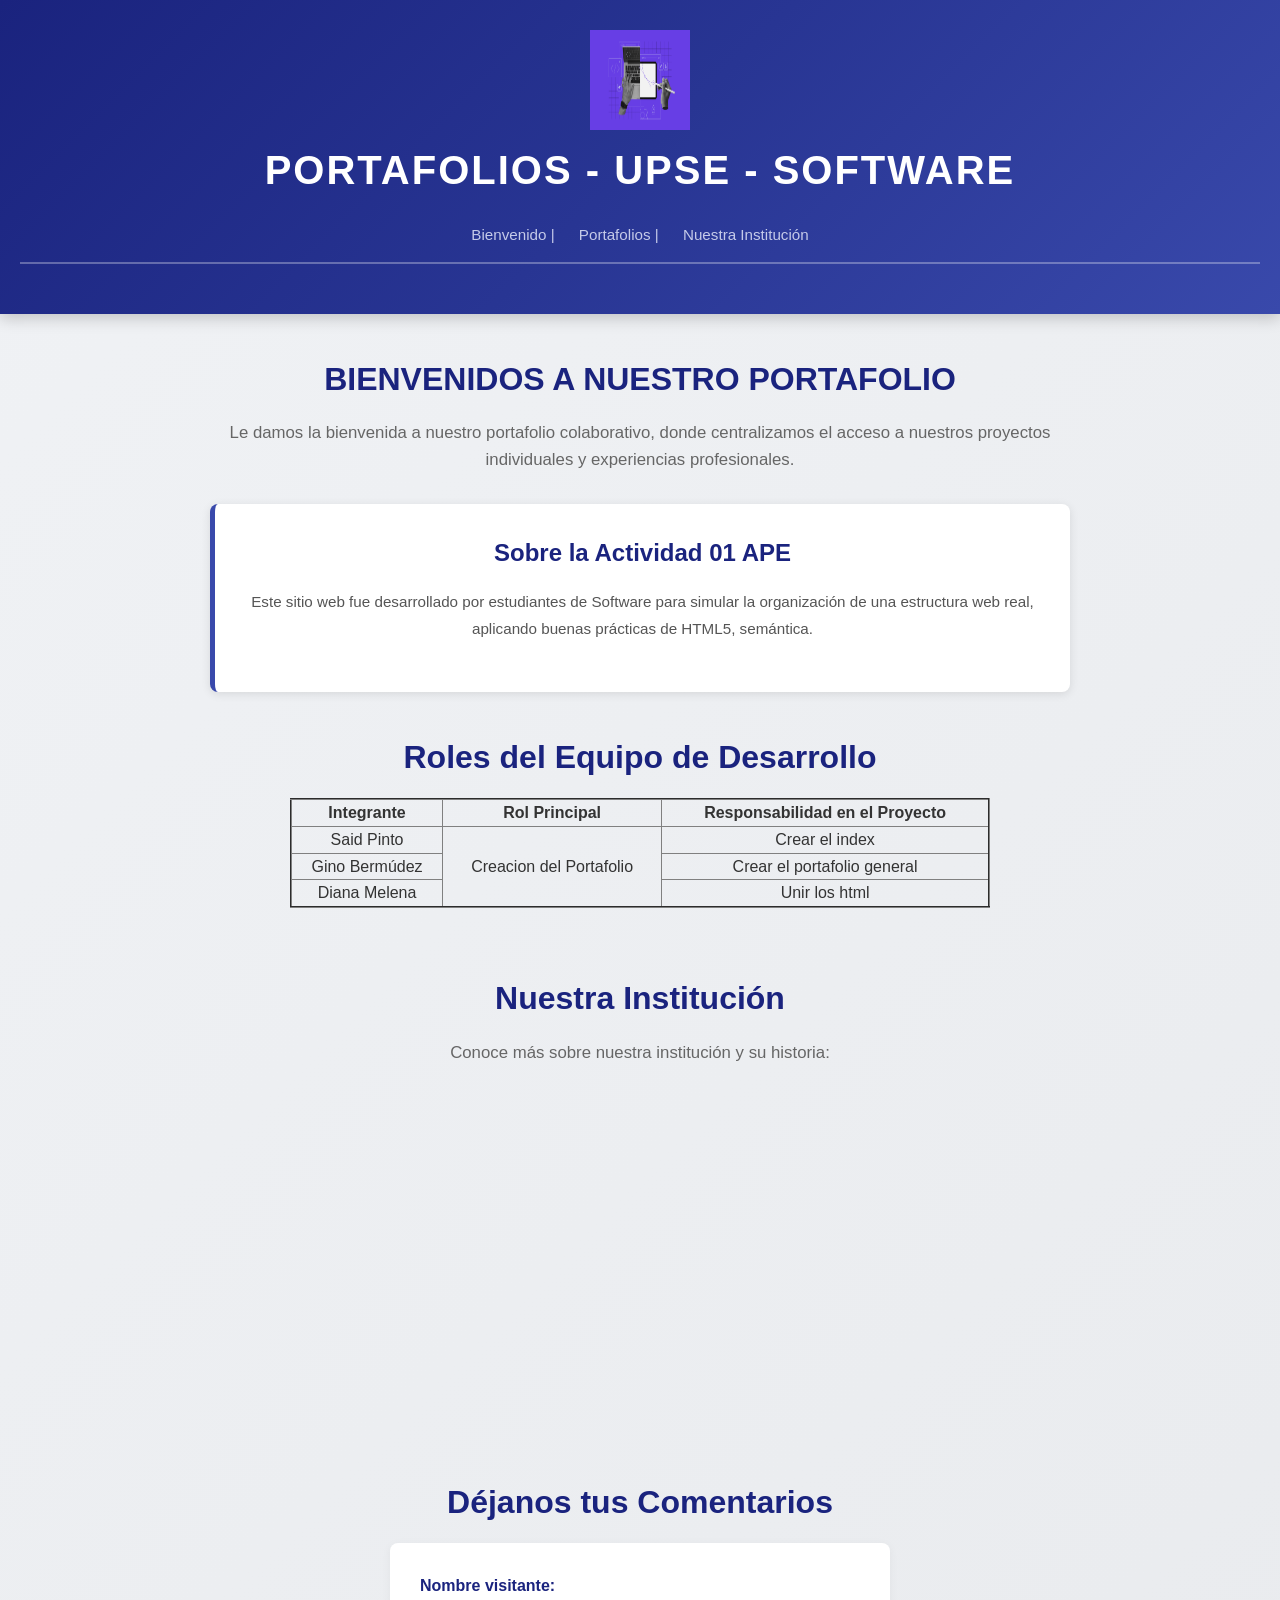
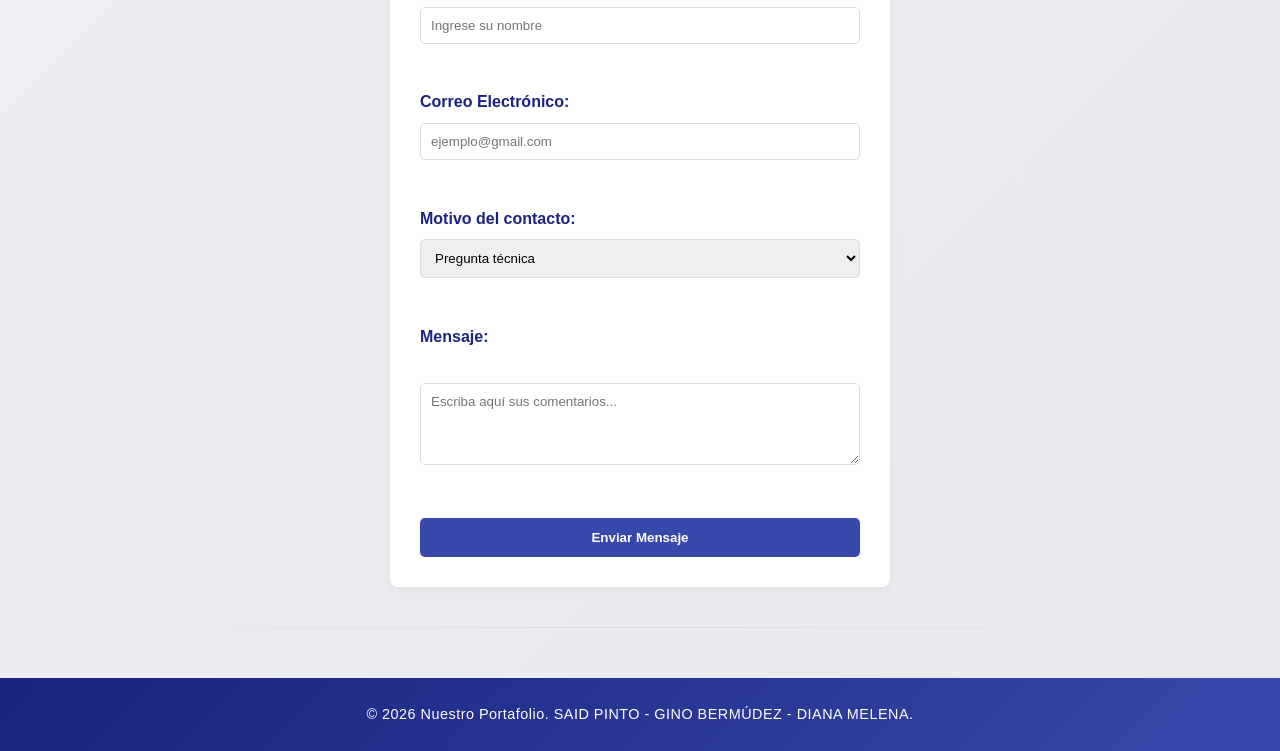
<file: index.html>
<!DOCTYPE html>
<html lang="es">
    <head>
        <meta charset="UTF-8">
        <meta name="viewport" content="width=device-width, initial-scale=1.0">
        <title>Portafolios - Actividad 01 APE</title>
        <link rel="stylesheet" href="css/estilos.css">
    </head>
    <body>

        <header> 
            <div>
                <img src="img/imagenDeCabecera.png" alt="Imagen de mano teclando una computadora" width="100" height="100"> 
            </div>   
            <h1>PORTAFOLIOS - UPSE - SOFTWARE</h1>
            <nav>
                <a href="index.html">Bienvenido | </a>
                <a href="html/portafolio_General.html" target="_self">Portafolios | </a>
                <a href="https://www.upse.edu.ec/" target="_blank">Nuestra Institución</a>
            </nav>
            <hr>
        </header>

        <main>
            <section>
                <h2>BIENVENIDOS A NUESTRO PORTAFOLIO</h2>
                <p>Le damos la bienvenida a nuestro portafolio colaborativo, donde centralizamos el acceso a nuestros proyectos individuales y experiencias profesionales.</p>
                
                <article>
                    <h3>Sobre la Actividad 01 APE</h3>
                    <p>Este sitio web fue desarrollado por estudiantes de Software para simular la organización de una estructura web real, aplicando buenas prácticas de HTML5, semántica.</p>
                </article>
            </section>

            <section>
                <h2>Roles del Equipo de Desarrollo</h2>
                <table border="2">
                    <thead>
                        <tr>
                            <th>Integrante</th>
                            <th>Rol Principal</th>
                            <th>Responsabilidad en el Proyecto</th>
                        </tr>
                    </thead>
                    <tbody>
                        <tr>
                            <td>Said Pinto</td>
                            <td rowspan="3">Creacion del Portafolio</td> 
                            <td>Crear el index</td>
                        </tr>
                        <tr>
                            <td>Gino Bermúdez</td>
                            <td>Crear el portafolio general</td>
                        </tr>
                        <tr>
                            <td>Diana Melena</td>
                            <td>Unir los html</td>
                        </tr>
                    </tbody>
                </table>
            </section>

            <br>

            <section>
                <h2>Nuestra Institución</h2>
                <p>Conoce más sobre nuestra institución y su historia:</p>
                <iframe width="560" height="315" src="https://www.youtube.com/embed/Dva2HF0VGag?si=Z9IQvZEnKijTDfsk" title="YouTube video player" frameborder="0" allow="accelerometer; autoplay; clipboard-write; encrypted-media; gyroscope; picture-in-picture; web-share" referrerpolicy="strict-origin-when-cross-origin" allowfullscreen></iframe>
            </section>

            <br>

            <section>
                <h2>Déjanos tus Comentarios</h2>
                <form action="#" id="FormularioContacto">
                    <label for="nombre">Nombre visitante:</label>
                    <input type="text" id="nombre" name="nombre" placeholder="Ingrese su nombre" required>
                    <br><br>

                    <label for="correo">Correo Electrónico:</label>
                    <input type="email" id="correo" name="correo" placeholder="ejemplo@gmail.com" required>
                    <br><br>

                    <label for="motivo">Motivo del contacto:</label>
                    <select name="motivo" id="motivo">
                        <option value="pregunta">Pregunta técnica</option>
                        <option value="saludo">Solo saludar</option>
                    </select>
                    <br><br>

                    <label for="mensaje">Mensaje:</label><br>
                    <textarea id="mensaje" name="mensaje" rows="4" cols="50" placeholder="Escriba aquí sus comentarios..." required></textarea>
                    <br><br>

                    <button type="submit">Enviar Mensaje</button>
                </form>
            </section>
        </main>

        <hr>
        
        <footer>
            <p>&copy; 2026 Nuestro Portafolio. SAID PINTO - GINO BERMÚDEZ - DIANA MELENA.</p>
        </footer>
        
    </body>
</html>
</file>
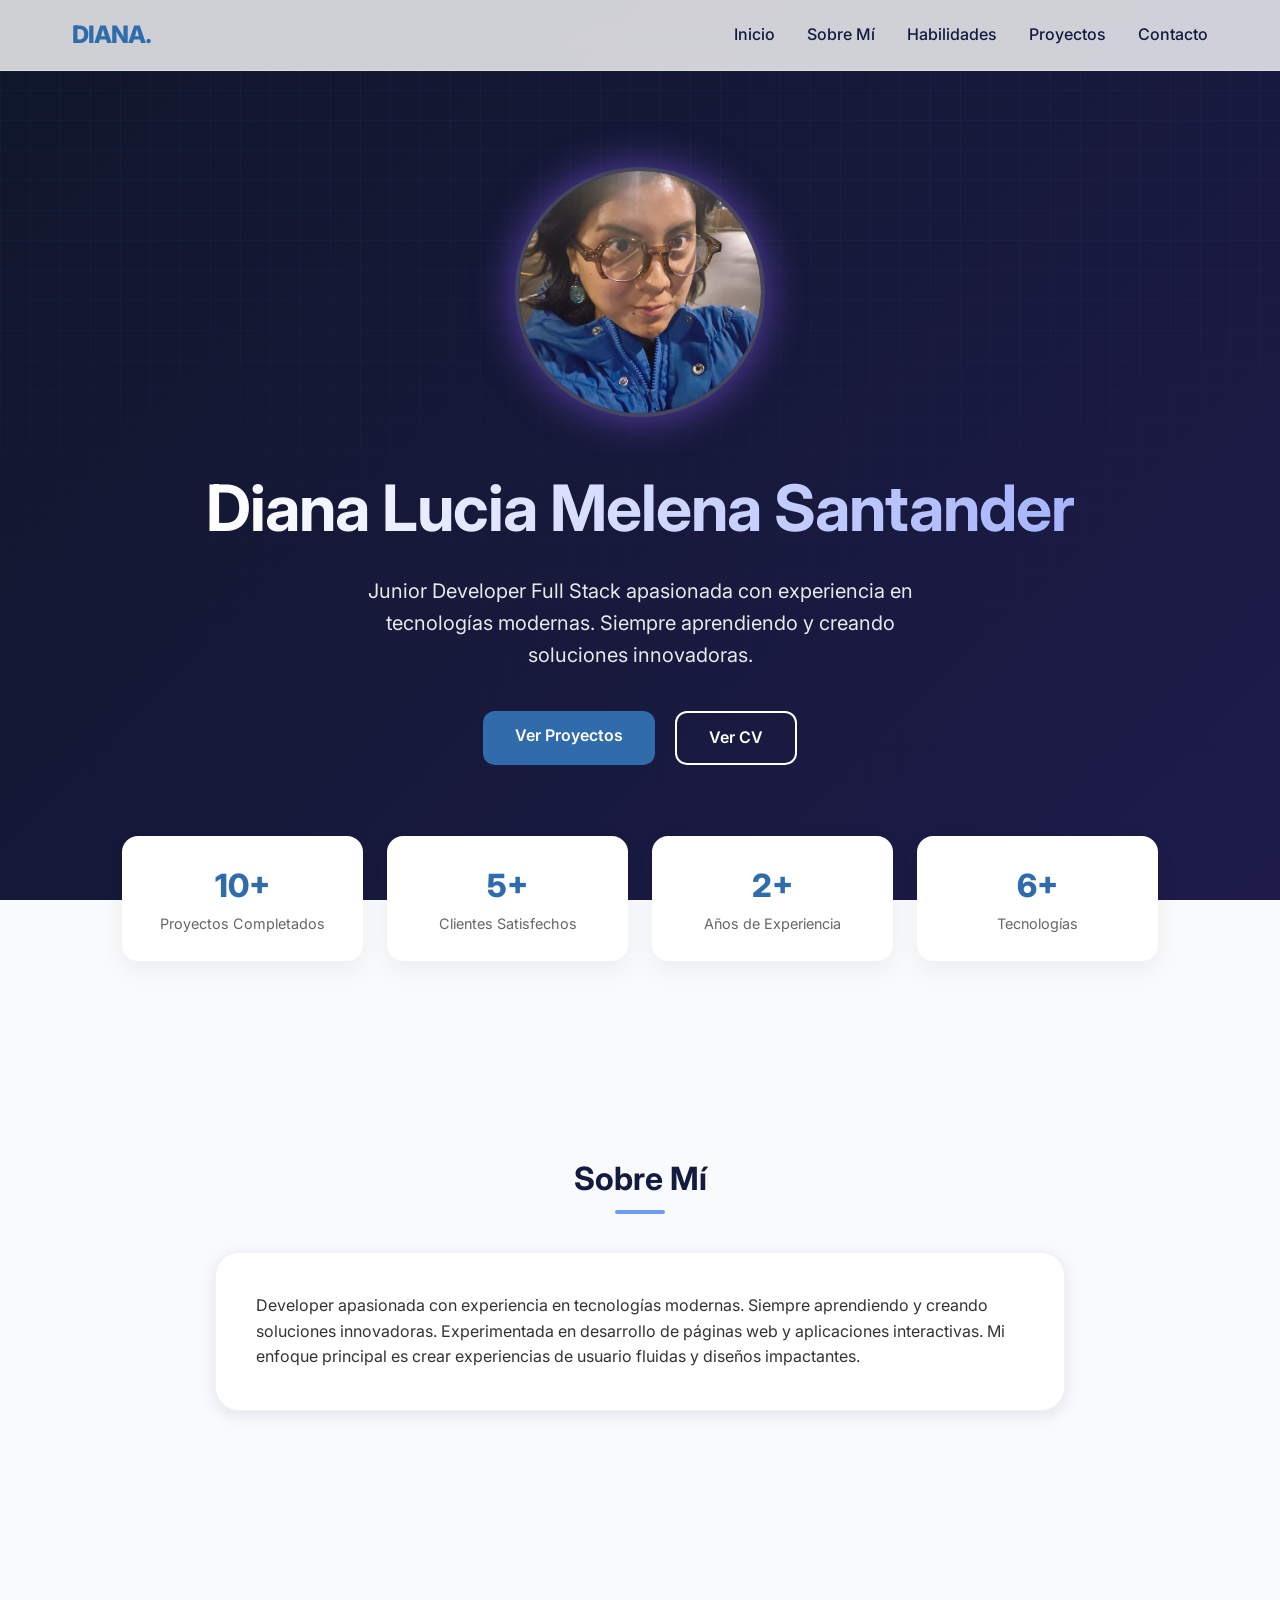
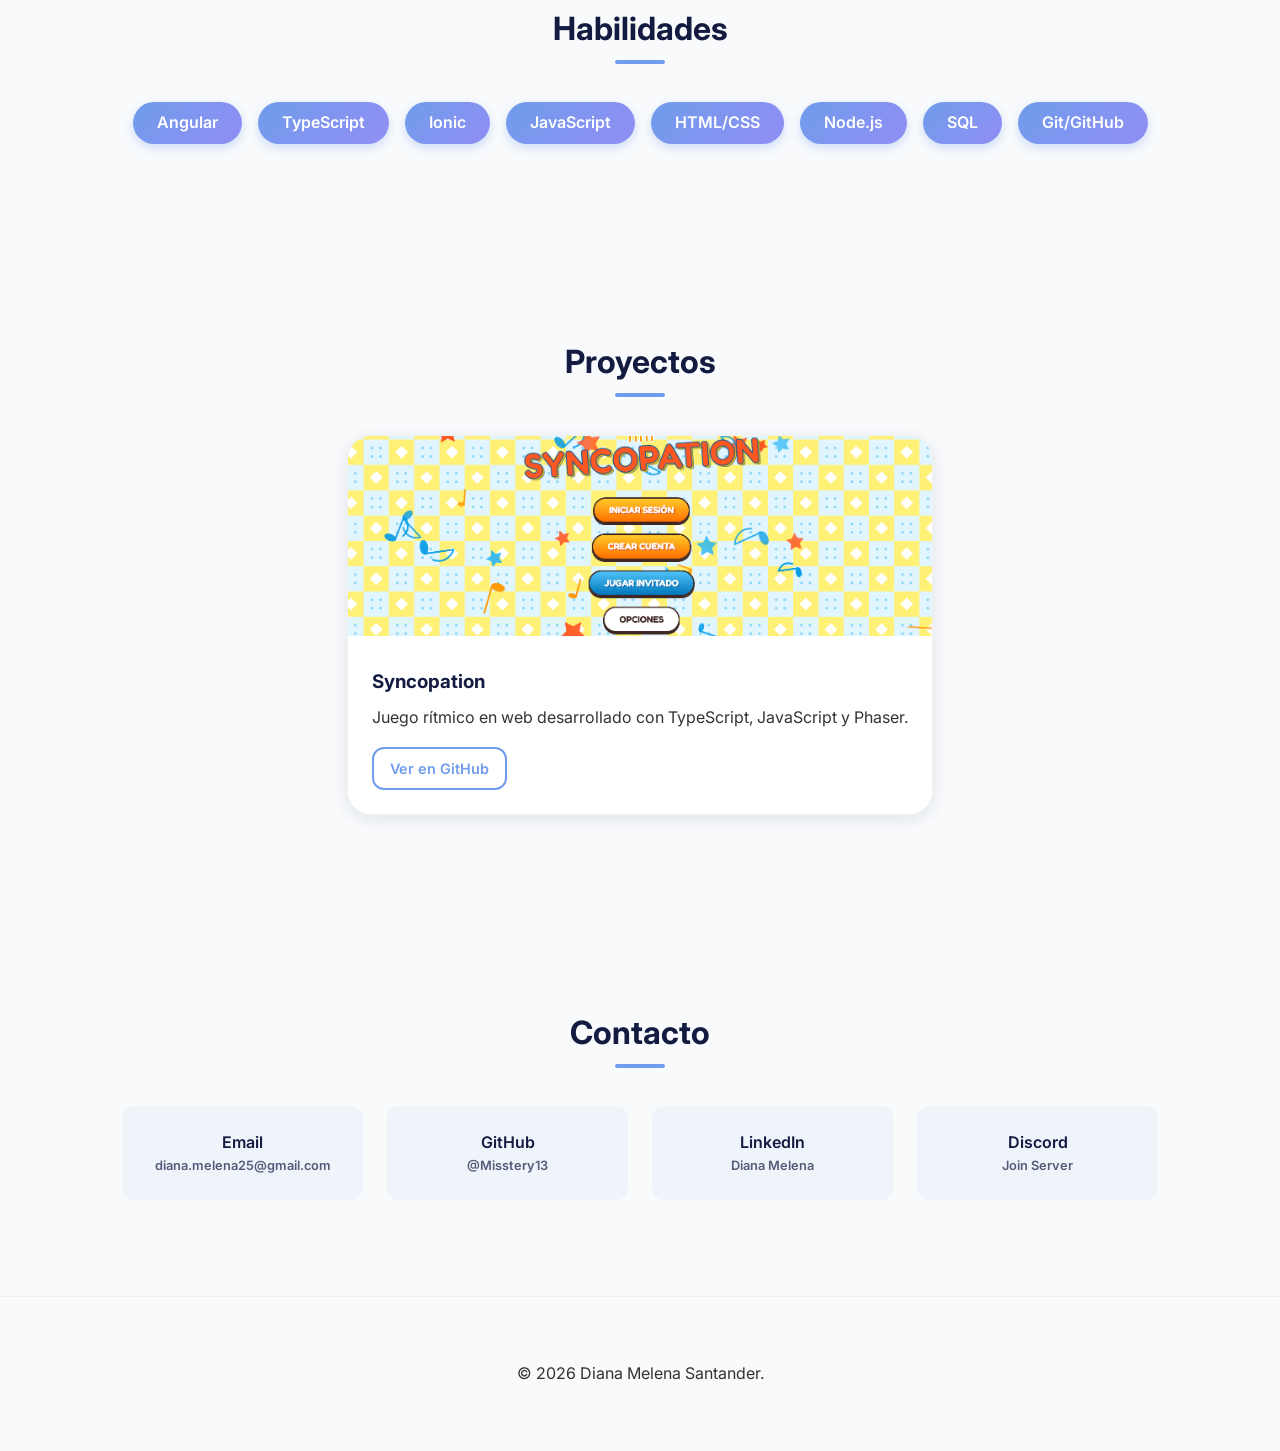
<file: html/portafolio_Diana.html>
<!DOCTYPE html>
<html lang="es">

<head>
    <meta charset="UTF-8">
    <meta name="viewport" content="width=device-width, initial-scale=1.0">
    <title>Diana Melena | Junior Developer Full Stack</title>
    <meta name="description"
        content="Portafolio profesional de Diana Melena, Junior Developer Full Stack apasionada por tecnologías modernas.">
    <link rel="stylesheet" href="../css/dianastyle.css">
    <link rel="preconnect" href="https://fonts.googleapis.com">
    <link rel="preconnect" href="https://fonts.gstatic.com" crossorigin>
    <link href="https://fonts.googleapis.com/css2?family=Inter:wght@300;400;500;600;800&display=swap" rel="stylesheet">
</head>

<body>

    <!-- Navegación -->
    <nav class="barra-navegacion">
        <div class="contenedor-barra">
            <a href="#" class="logotipo">DIANA.</a>

            <input type="checkbox" id="menu-toggle">
            <label for="menu-toggle" class="menu-hamburguesa">☰</label>

            <ul class="enlaces-nav">
                <li><a href="#inicio">Inicio</a></li>
                <li><a href="#sobre-mi">Sobre Mí</a></li>
                <li><a href="#habilidades">Habilidades</a></li>
                <li><a href="#proyectos">Proyectos</a></li>
                <li><a href="#contacto">Contacto</a></li>
            </ul>
        </div>
    </nav>


    <!-- Sección de Inicio -->
    <header class="seccion-inicio" id="inicio">
        <div class="contenido-inicio">
            <img src="../img/dianapic.jpeg" alt="Diana Melena" class="foto-perfil">
            <h1>Diana Lucia Melena Santander</h1>
            <p>Junior Developer Full Stack apasionada con experiencia en tecnologías modernas. Siempre aprendiendo y
                creando soluciones innovadoras.</p>
            <div class="botones-inicio">
                <a href="#proyectos" class="boton boton-primario">Ver Proyectos</a>
                <a href="#cv-modal" class="boton boton-contorno">Ver CV</a>
            </div>
        </div>
    </header>


    <!-- Sección de Estadísticas -->
    <section id="estadisticas" style="padding-top: 0;">
        <div class="cuadricula-estadisticas">
            <div class="tarjeta-estadistica">
                <span class="valor-estadistica">10+</span>
                <span class="etiqueta-estadistica">Proyectos Completados</span>
            </div>
            <div class="tarjeta-estadistica">
                <span class="valor-estadistica">5+</span>
                <span class="etiqueta-estadistica">Clientes Satisfechos</span>
            </div>
            <div class="tarjeta-estadistica">
                <span class="valor-estadistica">2+</span>
                <span class="etiqueta-estadistica">Años de Experiencia</span>
            </div>
            <div class="tarjeta-estadistica">
                <span class="valor-estadistica">6+</span>
                <span class="etiqueta-estadistica">Tecnologías</span>
            </div>
        </div>
    </section>


    <!-- Sobre Mí -->
    <section id="sobre-mi">
        <h2 class="titulo-seccion">Sobre Mí</h2>
        <div class="tarjeta">
            <p>Developer apasionada con experiencia en tecnologías modernas. Siempre aprendiendo y creando soluciones
                innovadoras. Experimentada en desarrollo de páginas web y aplicaciones interactivas. Mi enfoque
                principal es crear experiencias de usuario fluidas y diseños impactantes.</p>
        </div>
    </section>


    <!-- Sección de Habilidades -->
    <section id="habilidades">
        <h2 class="titulo-seccion">Habilidades</h2>
        <div class="contenedor-habilidades">
            <span class="burbuja-habilidad">Angular</span>
            <span class="burbuja-habilidad">TypeScript</span>
            <span class="burbuja-habilidad">Ionic</span>
            <span class="burbuja-habilidad">JavaScript</span>
            <span class="burbuja-habilidad">HTML/CSS</span>
            <span class="burbuja-habilidad">Node.js</span>
            <span class="burbuja-habilidad">SQL</span>
            <span class="burbuja-habilidad">Git/GitHub</span>
        </div>
    </section>


    <!-- Sección de Proyectos -->
    <section id="proyectos">
        <h2 class="titulo-seccion">Proyectos</h2>
        <div class="cuadricula-proyectos">
            <div class="tarjeta tarjeta-proyecto">
                <img src="../img/project.png" alt="Syncopation" class="imagen-proyecto">
                <div class="info-proyecto">
                    <h3>Syncopation</h3>
                    <p>Juego rítmico en web desarrollado con TypeScript, JavaScript y Phaser.</p>
                    <a href="https://github.com/Misstery13/Syncopation" target="_blank" class="boton boton-contorno"
                        style="padding: 0.5rem 1rem; font-size: 0.9rem; margin-top: 1rem;">Ver en GitHub</a>
                </div>
            </div>
        </div>
    </section>


    <!-- Sección de Contacto -->
    <section id="contacto">
        <h2 class="titulo-seccion">Contacto</h2>
        <div class="cuadricula-contacto">
            <a href="mailto:diana.melena25@gmail.com" class="enlace-contacto">
                <span>Email</span>
                <span style="font-size: 0.8rem; opacity: 0.7;">diana.melena25@gmail.com</span>
            </a>
            <a href="https://github.com/Misstery13" target="_blank" class="enlace-contacto">
                <span>GitHub</span>
                <span style="font-size: 0.8rem; opacity: 0.7;">@Misstery13</span>
            </a>
            <a href="https://linkedin.com/in/diana-melena-santander-60211924b/" target="_blank" class="enlace-contacto">
                <span>LinkedIn</span>
                <span style="font-size: 0.8rem; opacity: 0.7;">Diana Melena</span>
            </a>
            <a href="https://discord.gg/F8sQugvPZ3" target="_blank" class="enlace-contacto">
                <span>Discord</span>
                <span style="font-size: 0.8rem; opacity: 0.7;">Join Server</span>
            </a>
        </div>
    </section>


    <!-- Ventana Modal -->
    <div id="cv-modal" class="ventana-modal">
        <div class="contenido-modal">
            <a href="#" class="cerrar-modal">&times;</a>
            <h2 style="margin-bottom: 1.5rem; color: var(--space-indigo);">Curriculum Vitae</h2>
            <p style="margin-bottom: 1rem;">Haz click para descargar mi CV o visualízalo a continuación.</p>
            <div class="botones-modal">
                <a href="../pdf/CV_Diana_ES.pdf" download class="boton boton-primario">Descargar ES</a>
                <a href="../pdf/CV_Diana_EN.pdf" download class="boton boton-contorno">Descargar EN</a>
            </div>
            <div style="flex-grow: 1; height: 60vh;">
                <iframe src="../pdf/CV_Diana_ES.pdf" class="iframe-modal" title="Curriculum Vitae"></iframe>
            </div>
        </div>
    </div>


    <footer
        style="text-align: center; padding: 4rem 2rem; color: var(--text-muted); border-top: 1px solid rgba(0,0,0,0.05);">
        <p>&copy; 2026 Diana Melena Santander.</p>
    </footer>

</body>

</html>
</file>
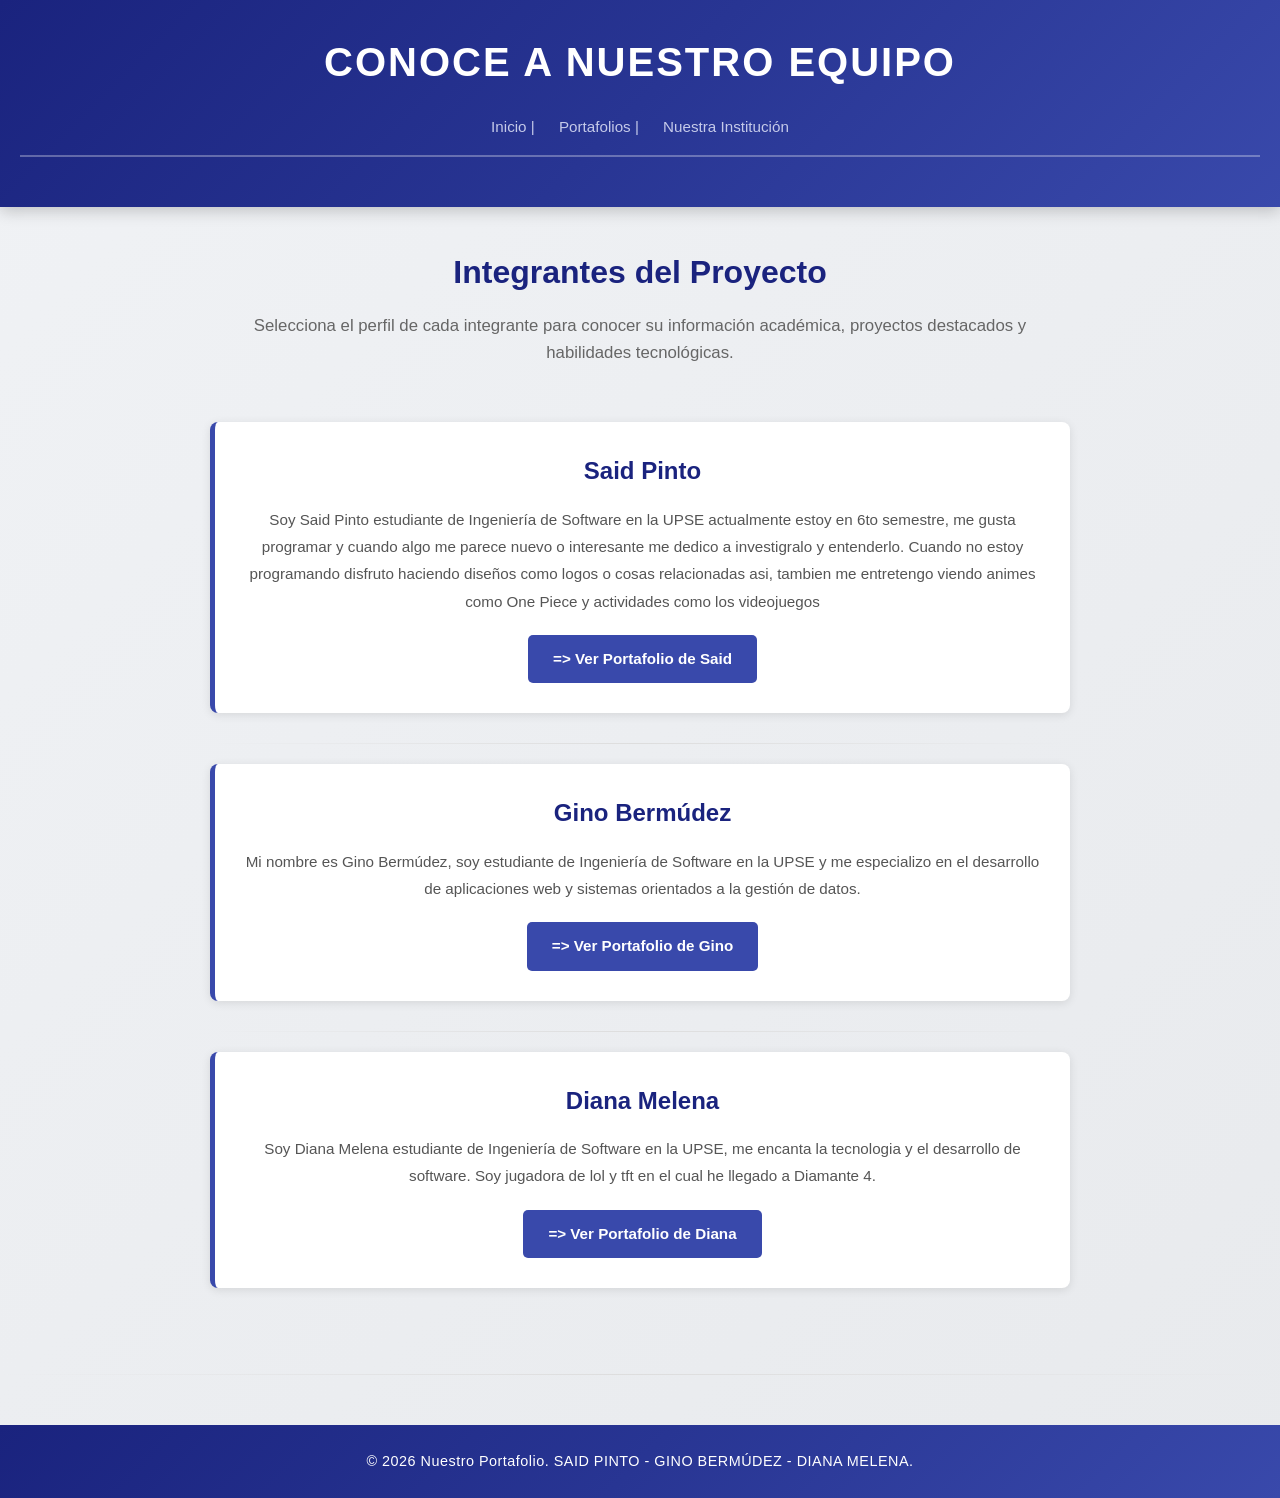
<file: html/portafolio_General.html>
<!doctype html>
<html lang="es">

<head>
  <meta charset="UTF-8" />
  <meta name="viewport" content="width=device-width, initial-scale=1.0" />
  <title>Portafolios de Integrantes</title>
  <link rel="stylesheet" href="../css/estilos.css" />
</head>

<body>
  <header>
    <h1>CONOCE A NUESTRO EQUIPO</h1>
    <nav>
      <a href="../index.html">Inicio | </a>
      <a href="portafolio_General.html">Portafolios | </a>
      <a href="https://www.upse.edu.ec/" target="_blank">Nuestra Institución</a>
    </nav>
    <hr />
  </header>

  <main>
    <section>
      <h2>Integrantes del Proyecto</h2>
      <p>
        Selecciona el perfil de cada integrante para conocer su información
        académica, proyectos destacados y habilidades tecnológicas.
      </p>

      <br />

      <article>
        <h3>Said Pinto</h3>
        <p>
          Soy Said Pinto estudiante de Ingeniería de Software en la UPSE
          actualmente estoy en 6to semestre, me gusta programar y cuando algo
          me parece nuevo o interesante me dedico a investigralo y entenderlo.
          Cuando no estoy programando disfruto haciendo diseños como logos o
          cosas relacionadas asi, tambien me entretengo viendo animes como One
          Piece y actividades como los videojuegos
        </p>
        <a href="portafolio_Said.html">=> Ver Portafolio de Said</a>
      </article>

      <hr />

      <article>
        <h3>Gino Bermúdez</h3>
        <p>
          Mi nombre es Gino Bermúdez, soy estudiante de Ingeniería de Software
          en la UPSE y me especializo en el desarrollo de aplicaciones web y
          sistemas orientados a la gestión de datos.
        </p>
        <a href="portafolio_Gino.html">=> Ver Portafolio de Gino</a>
      </article>

      <hr />

      <article>
        <h3>Diana Melena</h3>
        <p>Soy Diana Melena estudiante de Ingeniería de Software en la UPSE, me encanta la tecnologia y el desarrollo
          de software. Soy jugadora de lol y tft en el cual he llegado a Diamante 4.
        </p>
        <a href="portafolio_Diana.html" target="_blank">=> Ver Portafolio de Diana</a>
      </article>
    </section>
  </main>

  <br />
  <hr />

  <footer>
    <p>
      &copy; 2026 Nuestro Portafolio. SAID PINTO - GINO BERMÚDEZ - DIANA
      MELENA.
    </p>
  </footer>
</body>

</html>
</file>
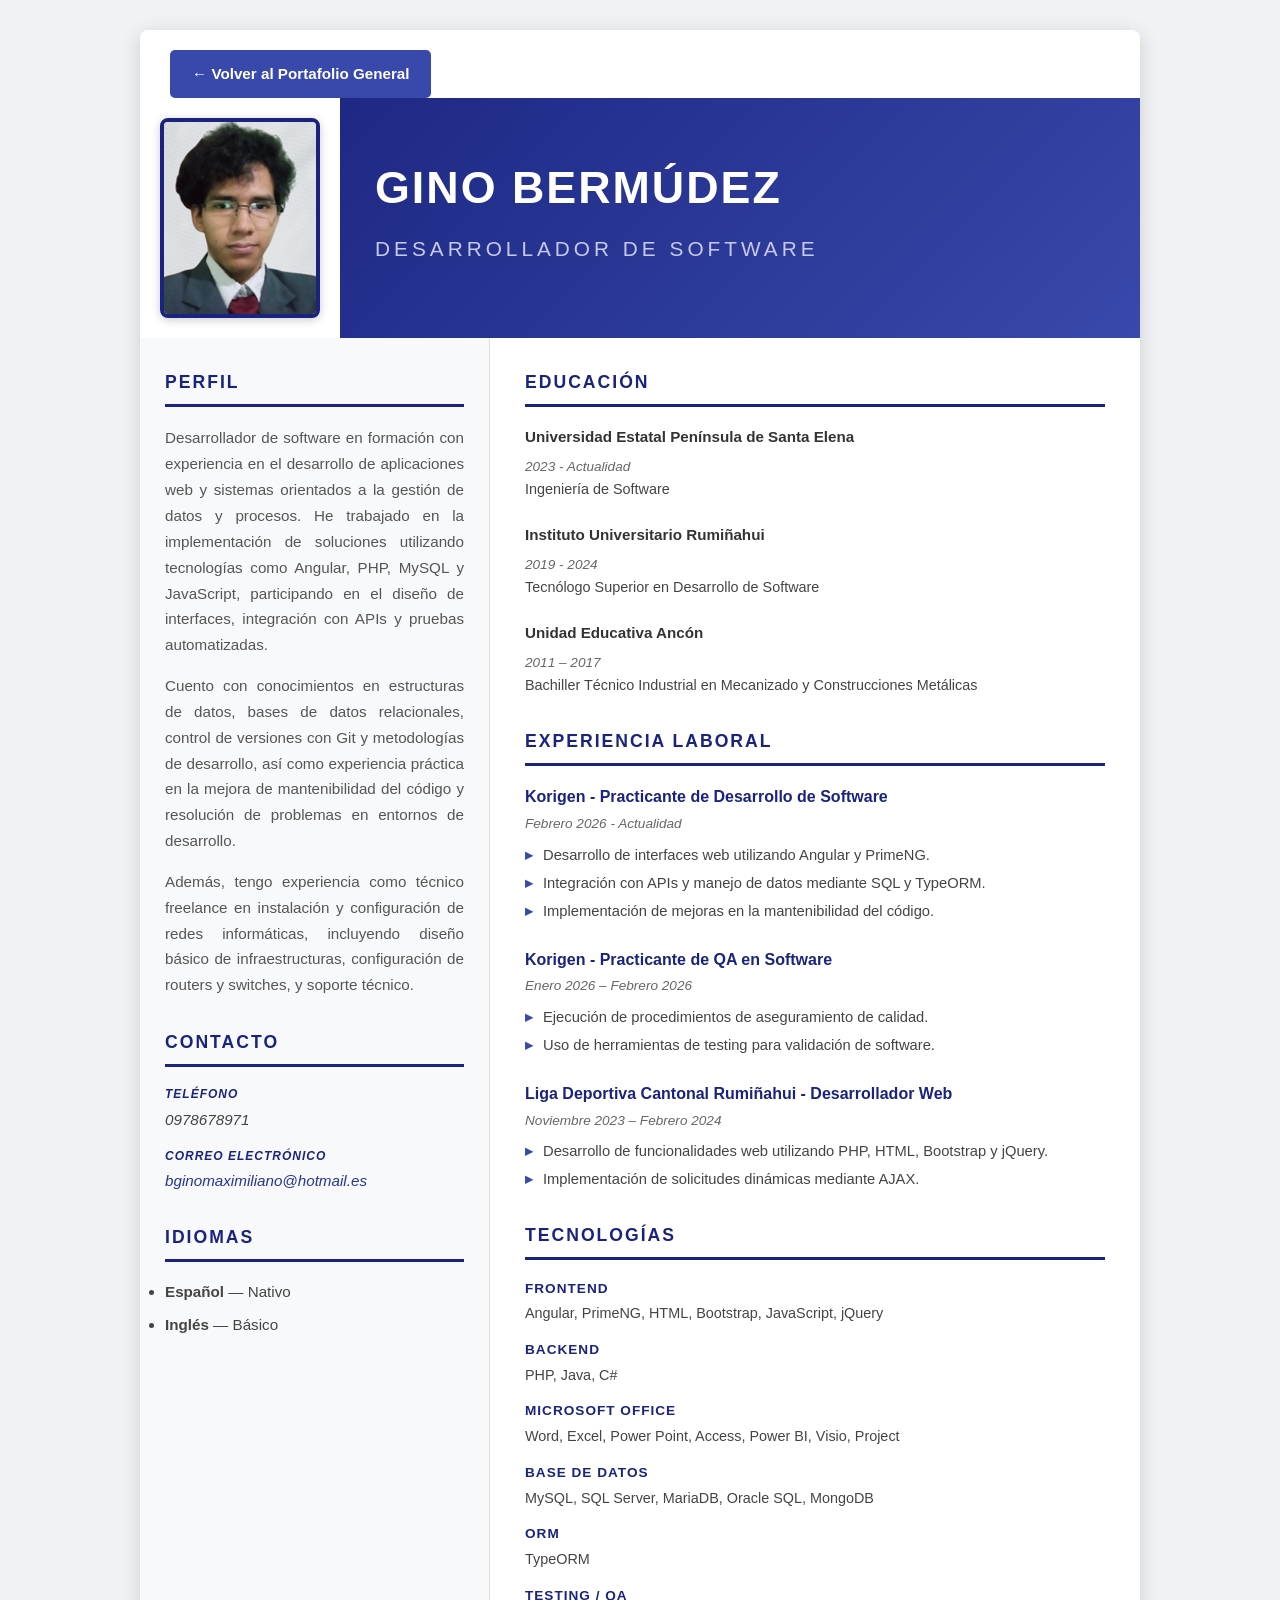
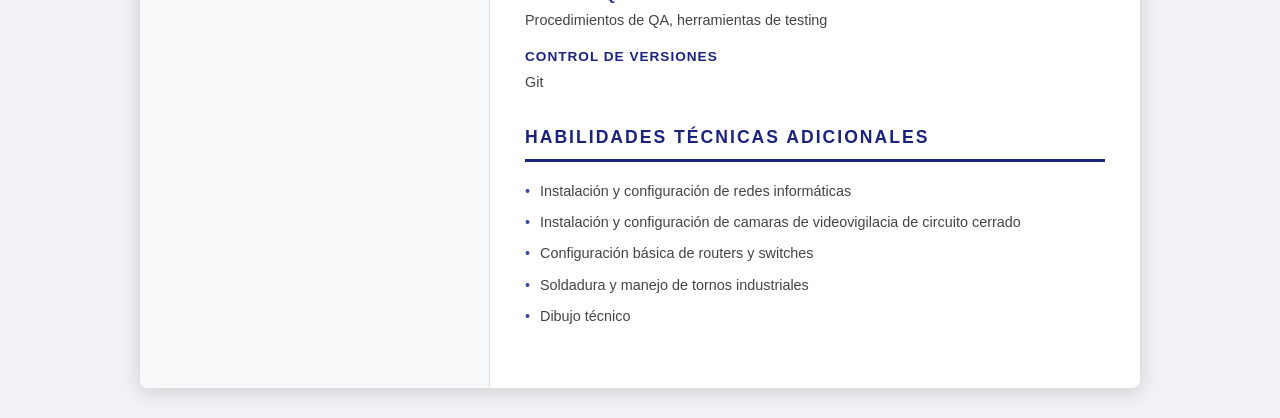
<file: html/portafolio_Gino.html>
<!doctype html>
<html lang="es">
  <head>
    <meta charset="UTF-8" />
    <meta name="viewport" content="width=device-width, initial-scale=1.0" />
    <title>CV - Gino Bermúdez</title>
    <link rel="stylesheet" href="../css/ginostyles.css" />
  </head>
  <body>
    <div class="cv-container">
      <!-- Botón de retorno -->
      <div class="back-button-container">
        <a href="../html/portafolio_General.html" class="back-button">← Volver al Portafolio General</a>
      </div>

      <!-- Header Semántico -->
      <header class="header">
        <figure class="photo-section">
          <img src="../img/image1.png" alt="Foto de Gino Bermúdez" />
        </figure>
        <div class="header-info">
          <h1>Gino Bermúdez</h1>
          <p class="title">Desarrollador de Software</p>
        </div>
      </header>

      <!-- Contenido Principal -->
      <main class="main-content">
        <!-- Columna Izquierda (Información complementaria) -->
        <aside class="left-column">
          <!-- Perfil -->
          <section class="section">
            <h2 class="section-title">Perfil</h2>
            <p class="profile-text">
              Desarrollador de software en formación con experiencia en el
              desarrollo de aplicaciones web y sistemas orientados a la gestión
              de datos y procesos. He trabajado en la implementación de
              soluciones utilizando tecnologías como Angular, PHP, MySQL y
              JavaScript, participando en el diseño de interfaces, integración
              con APIs y pruebas automatizadas.
            </p>
            <p class="profile-text">
              Cuento con conocimientos en estructuras de datos, bases de datos
              relacionales, control de versiones con Git y metodologías de
              desarrollo, así como experiencia práctica en la mejora de
              mantenibilidad del código y resolución de problemas en entornos de
              desarrollo.
            </p>
            <p class="profile-text">
              Además, tengo experiencia como técnico freelance en instalación y
              configuración de redes informáticas, incluyendo diseño básico de
              infraestructuras, configuración de routers y switches, y soporte
              técnico.
            </p>
          </section>

          <!-- Contacto-->
          <section class="section">
            <h2 class="section-title">Contacto</h2>
            <address class="contact-info">
              <div class="contact-item">
                <p class="contact-label">Teléfono</p>
                <p class="contact-value">0978678971</p>
              </div>
              <div class="contact-item">
                <p class="contact-label">Correo Electrónico</p>
                <p class="contact-value">
                  <a href="mailto:bginomaximiliano@hotmail.es"
                    >bginomaximiliano@hotmail.es</a
                  >
                </p>
              </div>
            </address>
          </section>

          <!-- Idiomas -->
          <section class="section">
            <h2 class="section-title">Idiomas</h2>
            <ul class="lang-list">
              <li class="lang-item"><strong>Español</strong> — Nativo</li>
              <li class="lang-item"><strong>Inglés</strong> — Básico</li>
            </ul>
          </section>
        </aside>

        <!-- Columna Derecha-->
        <div class="right-column">
          <!-- Educación -->
          <section class="section">
            <h2 class="section-title">Educación</h2>
            <article class="edu-item">
              <h3 class="edu-school">
                Universidad Estatal Península de Santa Elena
              </h3>
              <time class="edu-year">2023 - Actualidad</time>
              <p class="edu-degree">Ingeniería de Software</p>
            </article>
            <article class="edu-item">
              <h3 class="edu-school">Instituto Universitario Rumiñahui</h3>
              <time class="edu-year">2019 - 2024</time>
              <p class="edu-degree">
                Tecnólogo Superior en Desarrollo de Software
              </p>
            </article>
            <article class="edu-item">
              <h3 class="edu-school">Unidad Educativa Ancón</h3>
              <time class="edu-year">2011 – 2017</time>
              <p class="edu-degree">
                Bachiller Técnico Industrial en Mecanizado y Construcciones
                Metálicas
              </p>
            </article>
          </section>

          <!-- Experiencia Laboral -->
          <section class="section">
            <h2 class="section-title">Experiencia Laboral</h2>
            <article class="exp-item">
              <header class="exp-header">
                <h3 class="exp-company">
                  Korigen - Practicante de Desarrollo de Software
                </h3>
                <time class="exp-date">Febrero 2026 - Actualidad</time>
              </header>
              <ul class="exp-list">
                <li>
                  Desarrollo de interfaces web utilizando Angular y PrimeNG.
                </li>
                <li>
                  Integración con APIs y manejo de datos mediante SQL y TypeORM.
                </li>
                <li>
                  Implementación de mejoras en la mantenibilidad del código.
                </li>
              </ul>
            </article>
            <article class="exp-item">
              <header class="exp-header">
                <h3 class="exp-company">
                  Korigen - Practicante de QA en Software
                </h3>
                <time class="exp-date">Enero 2026 – Febrero 2026</time>
              </header>
              <ul class="exp-list">
                <li>
                  Ejecución de procedimientos de aseguramiento de calidad.
                </li>
                <li>
                  Uso de herramientas de testing para validación de software.
                </li>
              </ul>
            </article>
            <article class="exp-item">
              <header class="exp-header">
                <h3 class="exp-company">
                  Liga Deportiva Cantonal Rumiñahui - Desarrollador Web
                </h3>
                <time class="exp-date">Noviembre 2023 – Febrero 2024</time>
              </header>
              <ul class="exp-list">
                <li>
                  Desarrollo de funcionalidades web utilizando PHP, HTML,
                  Bootstrap y jQuery.
                </li>
                <li>Implementación de solicitudes dinámicas mediante AJAX.</li>
              </ul>
            </article>
          </section>

          <!-- Tecnologías -->
          <section class="section">
            <h2 class="section-title">Tecnologías</h2>
            <dl class="tech-grid">
              <div class="tech-category">
                <dt class="tech-label">Frontend</dt>
                <dd class="tech-items">
                  Angular, PrimeNG, HTML, Bootstrap, JavaScript, jQuery
                </dd>
              </div>
              <div class="tech-category">
                <dt class="tech-label">Backend</dt>
                <dd class="tech-items">PHP, Java, C#</dd>
              </div>
              <div class="tech-category">
                <dt class="tech-label">Microsoft Office</dt>
                <dd class="tech-items">
                  Word, Excel, Power Point, Access, Power BI, Visio, Project
                </dd>
              </div>
              <div class="tech-category">
                <dt class="tech-label">Base de Datos</dt>
                <dd class="tech-items">
                  MySQL, SQL Server, MariaDB, Oracle SQL, MongoDB
                </dd>
              </div>
              <div class="tech-category">
                <dt class="tech-label">ORM</dt>
                <dd class="tech-items">TypeORM</dd>
              </div>
              <div class="tech-category">
                <dt class="tech-label">Testing / QA</dt>
                <dd class="tech-items">
                  Procedimientos de QA, herramientas de testing
                </dd>
              </div>
              <div class="tech-category">
                <dt class="tech-label">Control de Versiones</dt>
                <dd class="tech-items">Git</dd>
              </div>
            </dl>
          </section>
          <!-- Habilidades Técnicas Adicionales -->
          <section class="section">
            <h2 class="section-title">Habilidades Técnicas Adicionales</h2>
            <div class="skill-item">
              Instalación y configuración de redes informáticas
            </div>
            <div class="skill-item">
              Instalación y configuración de camaras de videovigilacia de
              circuito cerrado
            </div>
            <div class="skill-item">
              Configuración básica de routers y switches
            </div>
            <div class="skill-item">
              Soldadura y manejo de tornos industriales
            </div>
            <div class="skill-item">Dibujo técnico</div>
          </section>
        </div>
      </main>
    </div>
  </body>
</html>
</file>
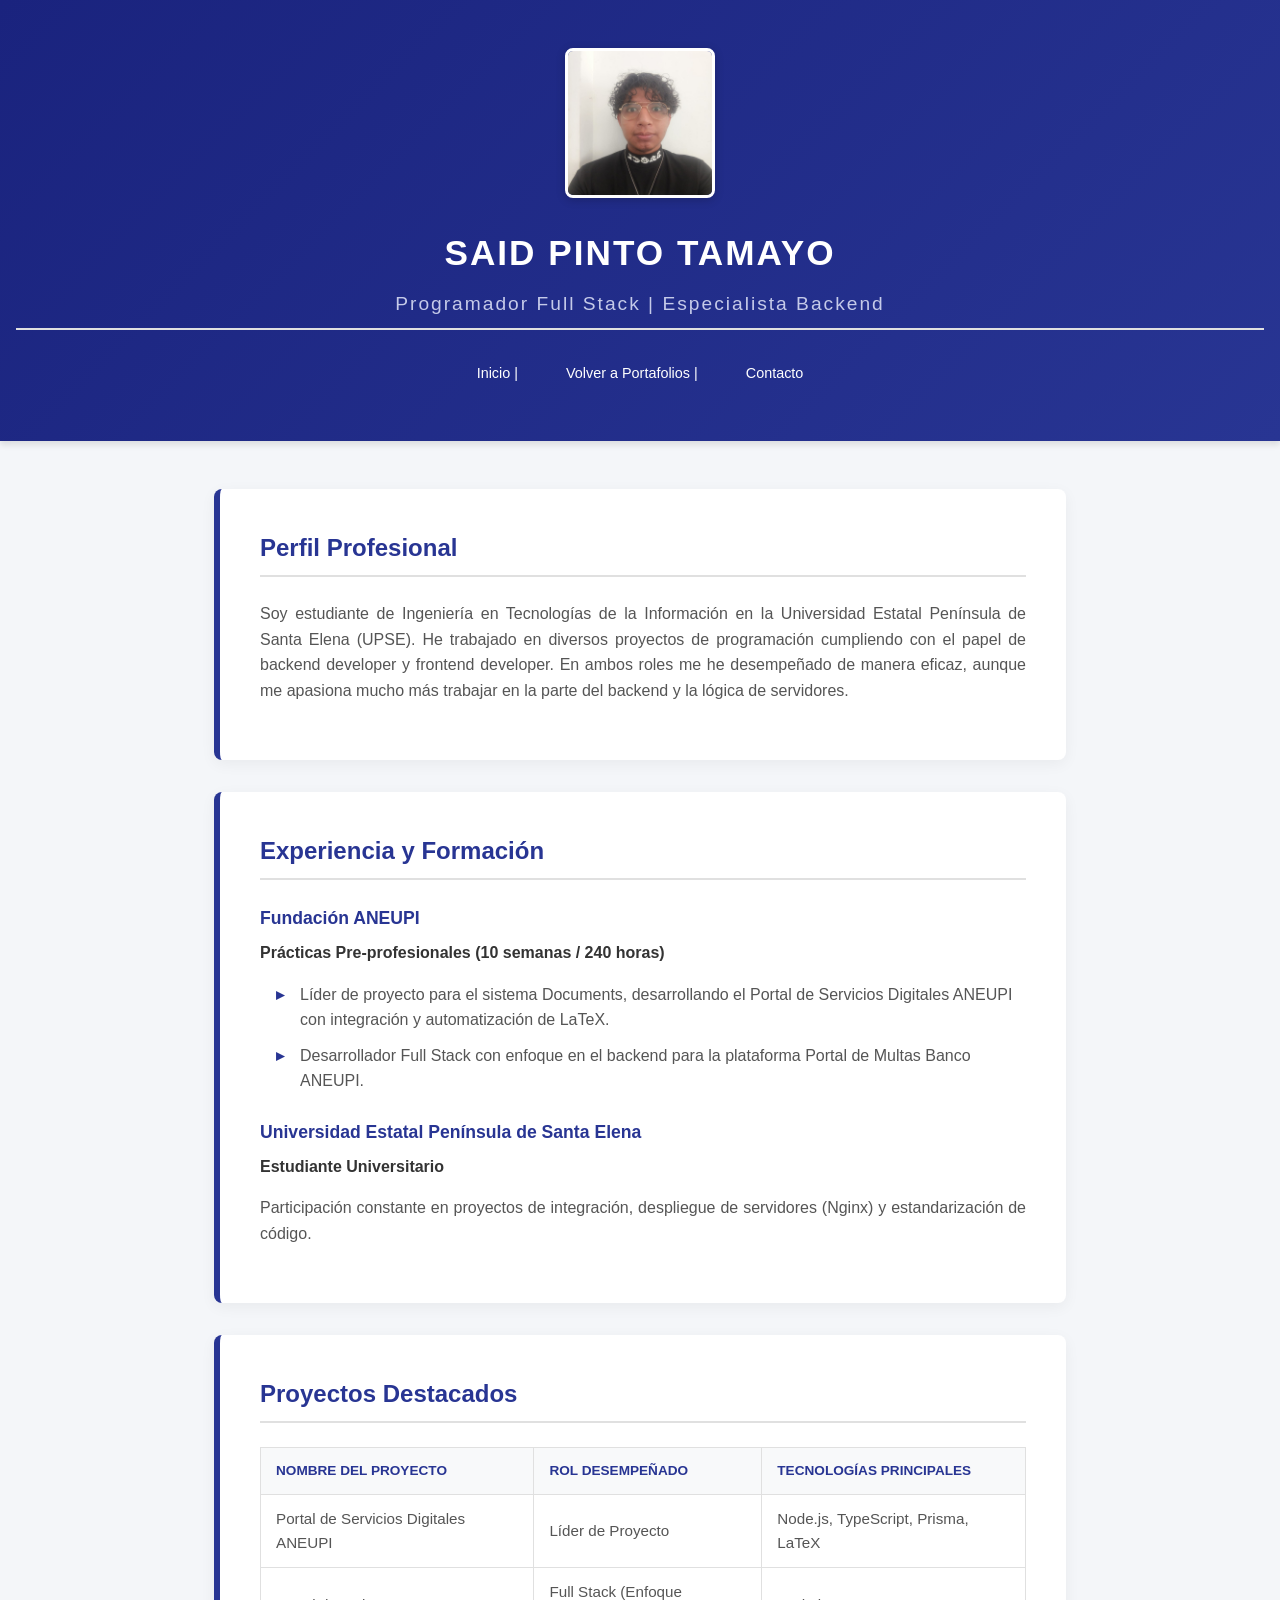
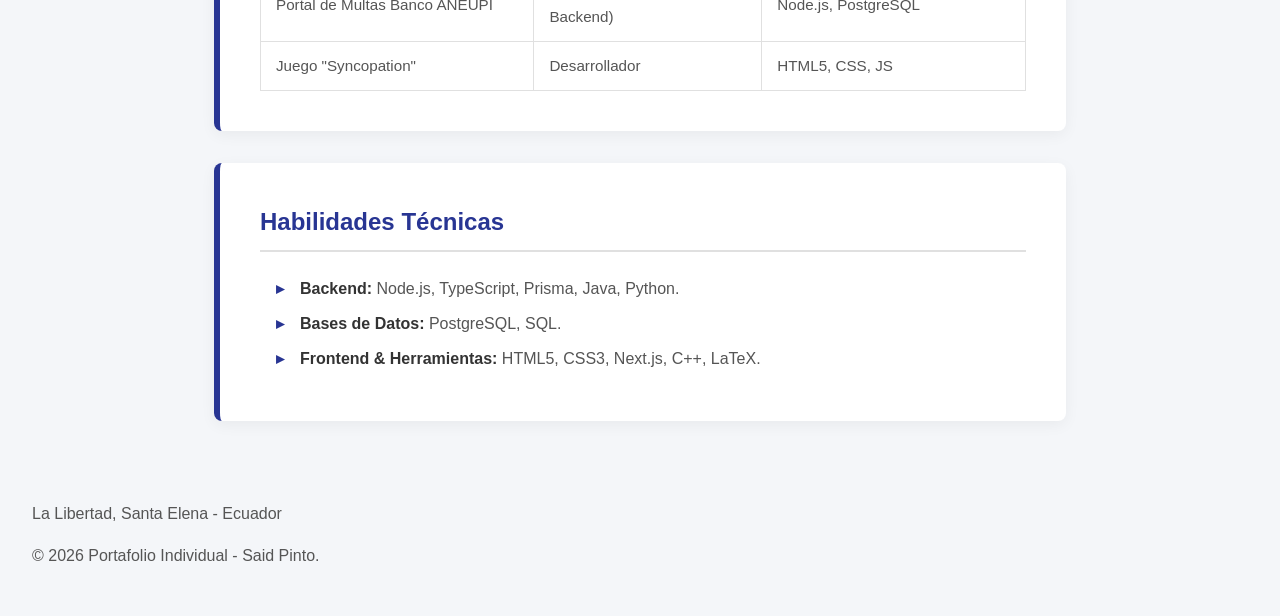
<file: html/portafolio_Said.html>
<!DOCTYPE html>
<html lang="es">
    <head>
        <meta charset="UTF-8">
        <meta name="viewport" content="width=device-width, initial-scale=1.0">
        <title>Currículum - Said Pinto</title>
        
        
        <link rel="stylesheet" href="../css/saidcss.css">
    </head>
    <body>

        <header>
            <div>
                <img src="../img/foto_said.jpg" alt="Fotografía de Said Pinto" width="150" height="150">
            </div>
            <h1>SAID PINTO TAMAYO</h1>
            <h2>Programador Full Stack | Especialista Backend</h2>
            
            <nav>
                <a href="../index.html">Inicio | </a>
                <a href="portafolio_General.html">Volver a Portafolios | </a>
                <a href="#contacto">Contacto</a>
            </nav>
        </header>

        <main>
            <section id="perfil">
                <h2>Perfil Profesional</h2>
                <p>Soy estudiante de Ingeniería en Tecnologías de la Información en la Universidad Estatal Península de Santa Elena (UPSE). He trabajado en diversos proyectos de programación cumpliendo con el papel de backend developer y frontend developer. En ambos roles me he desempeñado de manera eficaz, aunque me apasiona mucho más trabajar en la parte del backend y la lógica de servidores.</p>
            </section>

            <section id="experiencia">
                <h2>Experiencia y Formación</h2>
                
                <article>
                    <h3>Fundación ANEUPI</h3>
                    <p><strong>Prácticas Pre-profesionales (10 semanas / 240 horas)</strong></p>
                    <ul>
                        <li>Líder de proyecto para el sistema Documents, desarrollando el Portal de Servicios Digitales ANEUPI con integración y automatización de LaTeX.</li>
                        <li>Desarrollador Full Stack con enfoque en el backend para la plataforma Portal de Multas Banco ANEUPI.</li>
                    </ul>
                </article>

                <article>
                    <h3>Universidad Estatal Península de Santa Elena</h3>
                    <p><strong>Estudiante Universitario</strong></p>
                    <p>Participación constante en proyectos de integración, despliegue de servidores (Nginx) y estandarización de código.</p>
                </article>
            </section>

            <section id="proyectos">
                <h2>Proyectos Destacados</h2>
                <table border="1" width="100%">
                    <thead>
                        <tr>
                            <th>Nombre del Proyecto</th>
                            <th>Rol Desempeñado</th>
                            <th>Tecnologías Principales</th>
                        </tr>
                    </thead>
                    <tbody>
                        <tr>
                            <td>Portal de Servicios Digitales ANEUPI</td>
                            <td>Líder de Proyecto</td>
                            <td>Node.js, TypeScript, Prisma, LaTeX</td>
                        </tr>
                        <tr>
                            <td>Portal de Multas Banco ANEUPI</td>
                            <td>Full Stack (Enfoque Backend)</td>
                            <td>Node.js, PostgreSQL</td>
                        </tr>
                        <tr>
                            <td>Juego "Syncopation"</td>
                            <td>Desarrollador</td>
                            <td>HTML5, CSS, JS</td>
                        </tr>
                    </tbody>
                </table>
            </section>

            <section id="habilidades">
                <h2>Habilidades Técnicas</h2>
                <ul>
                    <li><strong>Backend:</strong> Node.js, TypeScript, Prisma, Java, Python.</li>
                    <li><strong>Bases de Datos:</strong> PostgreSQL, SQL.</li>
                    <li><strong>Frontend & Herramientas:</strong> HTML5, CSS3, Next.js, C++, LaTeX.</li>
                </ul>
            </section>
        </main>

        <footer id="contacto">
            <p>La Libertad, Santa Elena - Ecuador</p>
            <p>&copy; 2026 Portafolio Individual - Said Pinto.</p>
        </footer>

    </body>
</html>
</file>
<file: css/estilos.css>
* {
  margin: 0;
  padding: 0;
  box-sizing: border-box;
}

body {
  font-family: "Segoe UI", Tahoma, Geneva, Verdana, sans-serif;
  background: linear-gradient(135deg, #f0f2f5 0%, #e8eaed 100%);
  color: #333;
  line-height: 1.6;
}

/* =============== HEADER =============== */
header {
  background: linear-gradient(135deg, #1a237e 0%, #283593 50%, #3949ab 100%);
  color: white;
  padding: 30px 20px;
  text-align: center;
  box-shadow: 0 4px 15px rgba(0, 0, 0, 0.2);
  margin-bottom: 40px;
}

header h1 {
  font-size: 2.5em;
  font-weight: 700;
  letter-spacing: 2px;
  margin-bottom: 20px;
  text-transform: uppercase;
}

header nav {
  margin-bottom: 15px;
}

header nav a {
  color: #c5cae9;
  text-decoration: none;
  margin: 0 10px;
  font-size: 0.95em;
  font-weight: 500;
  transition: color 0.3s ease;
}

header nav a:hover {
  color: white;
}

header hr {
  border: none;
  height: 2px;
  background: rgba(255, 255, 255, 0.3);
  margin-top: 15px;
}

/* =============== CONTENIDO PRINCIPAL =============== */
main {
  max-width: 900px;
  margin: 0 auto;
  padding: 0 20px;
  min-height: calc(100vh - 350px);
}

main > section {
  text-align: center;
  margin-bottom: 40px;
}

main > section > h2 {
  font-size: 2em;
  color: #1a237e;
  margin-bottom: 15px;
}

main > section > p {
  color: #666;
  margin-bottom: 30px;
  font-size: 1.05em;
}

table {
  margin: 0 auto;
  border-collapse: collapse;
  width: 100%;
  max-width: 700px;
}

iframe {
  display: block;
  margin: 0 auto;
  max-width: 100%;
}


article {
  background: white;
  padding: 30px;
  margin-bottom: 30px;
  border-radius: 8px;
  box-shadow: 0 2px 10px rgba(0, 0, 0, 0.1);
  border-left: 5px solid #3949ab;
}

article h3 {
  font-size: 1.5em;
  color: #1a237e;
  margin-bottom: 15px;
  font-weight: 700;
}

article p {
  color: #555;
  margin-bottom: 20px;
  line-height: 1.8;
  font-size: 0.95em;
}

article a {
  display: inline-block;
  background-color: #3949ab;
  color: white;
  text-decoration: none;
  padding: 12px 25px;
  border-radius: 5px;
  font-weight: 600;
  font-size: 0.95em;
}

hr {
  border: none;
  height: 1px;
  background: linear-gradient(to right, transparent, #ddd, transparent);
  margin: 20px 0;
}

/* =============== FOOTER =============== */
footer {
  background: linear-gradient(135deg, #1a237e 0%, #283593 50%, #3949ab 100%);
  color: white;
  text-align: center;
  padding: 25px 20px;
  margin-top: 50px;
  font-size: 0.9em;
}

footer p {
  margin: 0;
  letter-spacing: 0.5px;
}

/* =============== FORMULARIO =============== */
#FormularioContacto {
  max-width: 500px;
  margin: 0 auto;
  text-align: left;
  background: white;
  padding: 30px;
  border-radius: 8px;
  box-shadow: 0 2px 10px rgba(0,0,0,0.05);
}

#FormularioContacto label {
  display: block;
  margin-bottom: 8px;
  font-weight: 600;
  color: #1a237e;
}

#FormularioContacto input, 
#FormularioContacto select, 
#FormularioContacto textarea {
  width: 100%;
  padding: 10px;
  margin-bottom: 20px;
  border: 1px solid #ddd;
  border-radius: 5px;
  font-family: inherit;
}

#FormularioContacto button {
  background-color: #3949ab;
  color: white;
  border: none;
  padding: 12px 20px;
  border-radius: 5px;
  cursor: pointer;
  font-weight: 600;
  width: 100%;
  transition: background 0.3s;
}

#FormularioContacto button:hover {
  background-color: #1a237e;
}
</file>
<file: css/dianastyle.css>
* {
    margin: 0;
    padding: 0;
    box-sizing: border-box;
}

html {
    scroll-behavior: smooth;
}

body {
    font-family: 'Inter', system-ui, -apple-system, sans-serif;
    line-height: 1.6;
    color: #333333;
    background-color: #f8fafc;
}

/* Navegación */
.barra-navegacion {
    position: fixed;
    top: 0;
    left: 0;
    width: 100%;
    z-index: 1000;
    background: rgba(255, 255, 255, 0.8);
    backdrop-filter: blur(10px);
    border-bottom: 1px solid rgba(255, 255, 255, 0.3);
    transition: all 0.3s ease;
}

.contenedor-barra {
    max-width: 1200px;
    margin: 0 auto;
    padding: 1rem 2rem;
    display: flex;
    justify-content: space-between;
    align-items: center;
}

.logotipo {
    font-size: 1.5rem;
    font-weight: 800;
    color: #306bac;
    text-decoration: none;
    letter-spacing: -1px;
}

.enlaces-nav {
    display: flex;
    gap: 2rem;
    list-style: none;
}

.enlaces-nav a {
    text-decoration: none;
    color: #141b41;
    font-weight: 500;
    transition: color 0.3s;
}

.enlaces-nav a:hover {
    color: #6f9ceb;
}


/* Inicio */
.seccion-inicio {
    min-height: 100vh;
    display: flex;
    align-items: center;
    justify-content: center;
    padding: 6rem 2rem 4rem;
    background: linear-gradient(135deg, #0f172a 0%, #1e1b4b 100%);
    color: white;
    text-align: center;
    position: relative;
    overflow: hidden;
}

.seccion-inicio::before {
    content: '';
    position: absolute;
    top: 0;
    left: 0;
    right: 0;
    bottom: 0;
    background-image:
        linear-gradient(rgba(111, 156, 235, 0.05) 1px, transparent 1px),
        linear-gradient(90deg, rgba(111, 156, 235, 0.05) 1px, transparent 1px);
    background-size: 30px 30px;
    mask-image: linear-gradient(to bottom, rgba(0, 0, 0, 1) 0%, rgba(0, 0, 0, 0) 90%);
}

.contenido-inicio {
    position: relative;
    z-index: 1;
}

.foto-perfil {
    width: 200px;
    height: 200px;
    border-radius: 50%;
    border: 4px solid rgba(255, 255, 255, 0.2);
    margin-bottom: 2rem;
    box-shadow: 0 0 40px rgba(139, 92, 246, 0.6);
    object-fit: cover;
    transition: transform 0.4s ease;
}

.foto-perfil:hover {
    transform: scale(1.05);
}


.seccion-inicio h1 {
    font-size: 3.5rem;
    margin-bottom: 1rem;
    background: linear-gradient(to right, #ffffff, #a5b4fc);
    -webkit-background-clip: text;
    -webkit-text-fill-color: transparent;
    letter-spacing: -1px;
}

.botones-inicio {
    margin-top: 2.5rem;
    display: flex;
    gap: 1.25rem;
    justify-content: center;
    flex-wrap: wrap;
    position: relative;
    z-index: 20;
}

.botones-inicio .boton-contorno {
    border-color: white;
    color: white;
}

.botones-inicio .boton-contorno:hover {
    background: white;
    color: #141b41;
}

.seccion-inicio p {
    font-size: 1.25rem;
    opacity: 0.9;
    max-width: 600px;
    margin: 0 auto;
}


/* Sections */
section {
    padding: 6rem 2rem;
    max-width: 1100px;
    margin: 0 auto;
}


.titulo-seccion {
    font-size: 2rem;
    color: #141b41;
    margin-bottom: 3rem;
    text-align: center;
    position: relative;
}

.titulo-seccion::after {
    content: '';
    position: absolute;
    bottom: -10px;
    left: 50%;
    transform: translateX(-50%);
    width: 50px;
    height: 4px;
    background: #6f9ceb;
    border-radius: 2px;
}


/* tarjetas */
.tarjeta {
    background: white;
    border-radius: 24px;
    padding: 2.5rem;
    box-shadow: 0 4px 16px rgba(20, 27, 65, 0.1);
    border: 1px solid rgba(0, 0, 0, 0.05);
    transition: transform 0.3s ease;
    max-width: 850px;
    margin: 0 auto;
}


.tarjeta:hover {
    transform: translateY(-5px);
}


/* Cuadrícula Estadísticas */
.cuadricula-estadisticas {
    display: grid;
    grid-template-columns: repeat(auto-fit, minmax(200px, 1fr));
    gap: 1.5rem;
    margin-top: -4rem;
    position: relative;
    z-index: 10;
}

.tarjeta-estadistica {
    background: white;
    padding: 1.5rem;
    border-radius: 16px;
    text-align: center;
    box-shadow: 0 10px 25px rgba(0, 0, 0, 0.05);
}

.valor-estadistica {
    font-size: 2rem;
    font-weight: 800;
    color: #306bac;
    display: block;
}

.etiqueta-estadistica {
    font-size: 0.9rem;
    color: #666666;
}



/* Habilidades */
.contenedor-habilidades {
    display: flex;
    flex-wrap: wrap;
    gap: 1rem;
    justify-content: center;
}

.burbuja-habilidad {
    background: linear-gradient(135deg, #6f9ceb, #918ef4);
    color: white;
    padding: 0.5rem 1.5rem;
    border-radius: 50px;
    font-weight: 600;
    box-shadow: 0 4px 10px rgba(111, 156, 235, 0.3);
    transition: transform 0.3s ease;
    cursor: default;
}

.burbuja-habilidad:hover {
    transform: translateY(-3px);
}




/* Proyectos */
.cuadricula-proyectos {
    display: grid;
    grid-template-columns: repeat(auto-fit, minmax(320px, 1fr));
    gap: 2.5rem;
    max-width: 1200px;
    margin: 0 auto;
}


.tarjeta-proyecto {
    overflow: hidden;
    padding: 0;
}

.imagen-proyecto {
    width: 100%;
    height: 200px;
    object-fit: cover;
}

.info-proyecto {
    padding: 1.5rem;
}

.info-proyecto h3 {
    margin-bottom: 0.5rem;
    color: #141b41;
}

/* Contacto */
.cuadricula-contacto {
    display: grid;
    grid-template-columns: repeat(auto-fit, minmax(200px, 1fr));
    gap: 1.5rem;
}

.enlace-contacto {
    display: flex;
    flex-direction: column;
    align-items: center;
    padding: 1.5rem;
    background: rgba(152, 185, 242, 0.1);
    border-radius: 12px;
    text-decoration: none;
    color: #141b41;
    font-weight: 600;
    transition: all 0.3s;
}

.enlace-contacto:hover {
    background: #ffffff;
    box-shadow: 0 4px 16px rgba(20, 27, 65, 0.1);
    transform: translateY(-3px);
}


/* Modal CSS-Only */
.ventana-modal {
    position: fixed;
    top: 0;
    left: 0;
    width: 100%;
    height: 100%;
    background: rgba(0, 0, 0, 0.85);
    backdrop-filter: blur(8px);
    z-index: 9999;
    opacity: 0;
    visibility: hidden;
    display: flex;
    align-items: center;
    justify-content: center;
    padding: 1rem;
    transition: opacity 0.3s ease, visibility 0.3s ease;
}

.ventana-modal:target {
    opacity: 1;
    visibility: visible;
}


.contenido-modal {
    background: white;
    width: 95%;
    max-width: 900px;
    height: 90vh;
    border-radius: 20px;
    position: relative;
    padding: 2.5rem;
    display: flex;
    flex-direction: column;
    box-shadow: 0 25px 50px -12px rgba(0, 0, 0, 0.5);
}


@media (max-width: 600px) {
    .contenido-modal {
        padding: 1.5rem;
        height: 95vh;
    }

    .contenido-modal h2 {
        font-size: 1.5rem;
    }

    .contenido-modal p {
        font-size: 0.9rem;
    }
}

.cerrar-modal {
    position: absolute;
    top: 1rem;
    right: 1rem;
    font-size: 2rem;
    text-decoration: none;
    color: #333333;
}

.iframe-modal {
    width: 100%;
    height: 100%;
    border: none;
}

/* Mobile Menu Hack */
#menu-toggle {
    display: none;
}

.menu-hamburguesa {
    display: none;
    cursor: pointer;
    font-size: 1.5rem;
}

@media (max-width: 768px) {
    .menu-hamburguesa {
        display: block;
    }

    .enlaces-nav {
        position: absolute;
        top: 100%;
        left: 0;
        width: 100%;
        background: white;
        flex-direction: column;
        padding: 2rem;
        gap: 1rem;
        text-align: center;
        display: none;
        box-shadow: 0 10px 10px rgba(0, 0, 0, 0.1);
    }

    #menu-toggle:checked~.enlaces-nav {
        display: flex;
    }

    .seccion-inicio {
        padding: 9rem 1rem 10rem;
        min-height: 110vh;
    }

    .botones-inicio {
        flex-direction: column;
        align-items: center;
        gap: 1rem;
        margin-top: 2rem;
    }

    .botones-inicio .boton {
        width: 100%;
        max-width: 280px;
        margin: 0 !important;
    }

    .seccion-inicio h1 {
        font-size: 2.5rem;
    }
}

@media (min-width: 1024px) {
    .foto-perfil {
        width: 250px;
        height: 250px;
    }

    .seccion-inicio h1 {
        font-size: 4rem;
    }
}


/* Botones Modal */
.botones-modal {
    display: flex;
    gap: 1rem;
    margin-bottom: 2rem;
    flex-wrap: wrap;
}

@media (max-width: 480px) {
    .botones-modal {
        flex-direction: column;
        gap: 0.5rem;
    }

    .botones-modal .boton {
        margin-left: 0 !important;
        width: 100%;
        text-align: center;
        padding: 0.6rem;
    }
}




/* Utilidades */
.boton {
    display: inline-block;
    padding: 0.75rem 2rem;
    border-radius: 12px;
    text-decoration: none;
    font-weight: 600;
    transition: all 0.3s;
    cursor: pointer;
    border: none;
}

.boton-primario {
    background: #306bac;
    color: white;
}

.boton-primario:hover {
    background: #141b41;
    transform: scale(1.05);
}

.boton-contorno {
    border: 2px solid #6f9ceb;
    color: #6f9ceb;
}

.boton-contorno:hover {
    background: #6f9ceb;
    color: white;
}

@media (min-width: 1400px) {
    section {
        max-width: 1300px;
    }

    .seccion-inicio h1 {
        font-size: 5rem;
    }

    .titulo-seccion {
        font-size: 2.5rem;
    }
}
</file>
<file: css/ginostyles.css>
* {
  margin: 0;
  padding: 0;
  box-sizing: border-box;
}

body {
  font-family: "Segoe UI", Tahoma, Geneva, Verdana, sans-serif;
  background: #f0f2f5;
  color: #333;
  line-height: 1.6;
}

.cv-container {
  max-width: 1000px;
  margin: 30px auto;
  background: #fff;
  box-shadow: 0 4px 20px rgba(0, 0, 0, 0.15);
  border-radius: 8px;
  overflow: hidden;
}

/* Header Section */
.header {
  display: flex;
  background: linear-gradient(135deg, #1a237e 0%, #283593 50%, #3949ab 100%);
  color: #fff;
  padding: 0;
}

.photo-section {
  width: 200px;
  min-width: 200px;
  background: #fff;
  display: flex;
  align-items: center;
  justify-content: center;
  padding: 20px;
}

.photo-section img {
  width: 160px;
  height: 200px;
  object-fit: cover;
  border-radius: 8px;
  border: 4px solid #1a237e;
  box-shadow: 0 2px 10px rgba(0, 0, 0, 0.2);
}

.header-info {
  flex: 1;
  padding: 40px 35px;
  display: flex;
  flex-direction: column;
  justify-content: center;
}

.header-info h1 {
  font-size: 2.8em;
  font-weight: 700;
  letter-spacing: 2px;
  margin-bottom: 8px;
  text-transform: uppercase;
}

.header-info .title {
  font-size: 1.3em;
  font-weight: 300;
  letter-spacing: 4px;
  text-transform: uppercase;
  color: #c5cae9;
  margin-bottom: 20px;
}

/* Main Content */
.main-content {
  display: flex;
}

/* Left Column */
.left-column {
  width: 35%;
  background: #f8f9fa;
  padding: 30px 25px;
  border-right: 1px solid #e0e0e0;
}

/* Right Column */
.right-column {
  width: 65%;
  padding: 30px 35px;
}

/* estilos de sección */
.section {
  margin-bottom: 30px;
}

.section-title {
  font-size: 1.1em;
  font-weight: 700;
  text-transform: uppercase;
  letter-spacing: 2px;
  color: #1a237e;
  border-bottom: 3px solid #1a237e;
  padding-bottom: 8px;
  margin-bottom: 18px;
}

.left-column .section-title {
  color: #1a237e;
  border-bottom-color: #1a237e;
}

/* Perfil */
.profile-text {
  font-size: 0.95em;
  color: #555;
  text-align: justify;
  line-height: 1.7;
  margin-bottom: 15px;
}

/* Contactp */
.contact-item {
  margin-bottom: 15px;
}

.contact-label {
  font-size: 0.75em;
  font-weight: 700;
  text-transform: uppercase;
  letter-spacing: 1px;
  color: #1a237e;
  margin-bottom: 3px;
}

.contact-value {
  font-size: 0.95em;
  color: #444;
  word-break: break-all;
}

.contact-value a {
  color: #283593;
  text-decoration: none;
}

.contact-value a:hover {
  text-decoration: underline;
}

/* Educacion */
.edu-item {
  margin-bottom: 22px;
}

.edu-school {
  font-size: 0.95em;
  font-weight: 600;
  color: #333;
  margin-bottom: 3px;
}

.edu-year {
  font-size: 0.85em;
  color: #666;
  font-style: italic;
  margin-bottom: 4px;
}

.edu-degree {
  font-size: 0.9em;
  color: #444;
}

/* Experiencia */
.exp-item {
  margin-bottom: 25px;
}

.exp-header {
  margin-bottom: 8px;
}

.exp-company {
  font-size: 1em;
  font-weight: 700;
  color: #1a237e;
}

.exp-date {
  font-size: 0.85em;
  color: #666;
  font-style: italic;
}

.exp-list {
  list-style: none;
  padding-left: 0;
}

.exp-list li {
  position: relative;
  padding-left: 18px;
  margin-bottom: 6px;
  font-size: 0.92em;
  color: #444;
  line-height: 1.5;
}

.exp-list li::before {
  content: "▸";
  position: absolute;
  left: 0;
  color: #3949ab;
  font-weight: bold;
}

/* Certificacioness */
.cert-item {
  margin-bottom: 14px;
}

.cert-name {
  font-size: 0.95em;
  font-weight: 600;
  color: #333;
}

.cert-org {
  font-size: 0.85em;
  color: #666;
}

/* Tecnologias */
.tech-category {
  margin-bottom: 14px;
}

.tech-label {
  font-size: 0.85em;
  font-weight: 700;
  color: #1a237e;
  text-transform: uppercase;
  letter-spacing: 1px;
  margin-bottom: 4px;
}

.tech-items {
  font-size: 0.9em;
  color: #444;
  line-height: 1.5;
}

/* Habilidades adicionales */
.skill-item {
  margin-bottom: 8px;
  font-size: 0.9em;
  color: #444;
  padding-left: 15px;
  position: relative;
}

.skill-item::before {
  content: "•";
  position: absolute;
  left: 0;
  color: #3949ab;
}

/* idiomas */
.lang-item {
  margin-bottom: 8px;
  font-size: 0.95em;
  color: #444;
}

.lang-name {
  font-weight: 600;
  color: #333;
}

.lang-level {
  color: #666;
}

/* Botón de retorno */
.back-button-container {
  max-width: 1000px;
  margin: 20px auto 0;
  padding: 0 30px;
}

.back-button {
  display: inline-block;
  padding: 10px 20px;
  background-color: #3949ab;
  color: white;
  text-decoration: none;
  border-radius: 5px;
  font-size: 0.95em;
  font-weight: 600;
  transition:
    background-color 0.3s ease,
    transform 0.2s ease;
  border: 2px solid #3949ab;
}
</file>
<file: css/saidcss.css>
:root {
    --blue-primary: #283593;
    --blue-light: #3949ab;
    --bg-light: #f4f6f9;
    --white: #ffffff;
    --text-dark: #333333;
    --text-gray: #555555;
}

* {
    margin: 0;
    padding: 0;
    box-sizing: border-box;
}

body {
    font-family: 'Segoe UI', Tahoma, Geneva, Verdana, sans-serif;
    background-color: var(--bg-light);
    color: var(--text-dark);
    line-height: 1.6;
}

header {
    background: linear-gradient(135deg, #1a237e 0%, #283593 100%);
    color: var(--white);
    padding: 3rem 1rem;
    text-align: center;
    box-shadow: 0 4px 6px rgba(0, 0, 0, 0.1);
}

header img {
    border-radius: 8px;
    border: 3px solid var(--white);
    margin-bottom: 1.2rem;
    object-fit: cover;
    box-shadow: 0 2px 10px rgba(0, 0, 0, 0.2);
}

header h1 {
    font-size: 2.2rem;
    letter-spacing: 2px;
    margin-bottom: 0.5rem;
    text-transform: uppercase;
}

header h2 {
    font-size: 1.2rem;
    font-weight: 300;
    letter-spacing: 2px;
    color: #c5cae9;
    margin-bottom: 1.5rem;
}

nav {
    display: flex;
    justify-content: center;
    gap: 1rem;
}

nav a {
    color: var(--white);
    text-decoration: none;
    font-size: 0.9rem;
    padding: 0.5rem 1rem;
    transition: background 0.3s;
    border-radius: 4px;
}

nav a:hover {
    background: rgba(255, 255, 255, 0.1);
}

main {
    max-width: 900px;
    margin: 3rem auto;
    padding: 0 1.5rem;
}

section {
    background: var(--white);
    border-radius: 8px;
    padding: 2.5rem;
    margin-bottom: 2rem;
    box-shadow: 0 4px 15px rgba(0, 0, 0, 0.05);
    border-left: 6px solid var(--blue-primary);
}

h2 {
    color: var(--blue-primary);
    font-size: 1.5rem;
    margin-bottom: 1.5rem;
    border-bottom: 2px solid #e0e0e0;
    padding-bottom: 0.5rem;
}

h3 {
    color: var(--blue-primary);
    font-size: 1.1rem;
    margin-top: 1.5rem;
    margin-bottom: 0.5rem;
}

p {
    color: var(--text-gray);
    margin-bottom: 1rem;
    text-align: justify;
}

strong {
    color: var(--text-dark);
}

ul {
    list-style: none;
    padding-left: 1rem;
}

ul li {
    position: relative;
    padding-left: 1.5rem;
    margin-bottom: 0.6rem;
    color: var(--text-gray);
}

ul li::before {
    content: "▸";
    position: absolute;
    left: 0;
    color: var(--blue-primary);
    font-weight: bold;
}

table {
    width: 100%;
    border-collapse: collapse;
    margin-top: 1rem;
    background: var(--white);
}

th, td {
    padding: 12px 15px;
    text-align: left;
    border: 1px solid #e0e0e0;
}

th {
    background-color: #f8f9fa;
    color: var(--blue-primary);
    font-weight: 700;
    text-transform: uppercase;
    font-size: 0.85em;
}

td {
    color: var(--text-gray);
    font-size: 0.95em;
}

footer {
    text-align: center;
    padding: 2rem;
    color: var(--text-gray);
    margin-top: 2rem;
}

hr {
    display: none;
}
</file>
